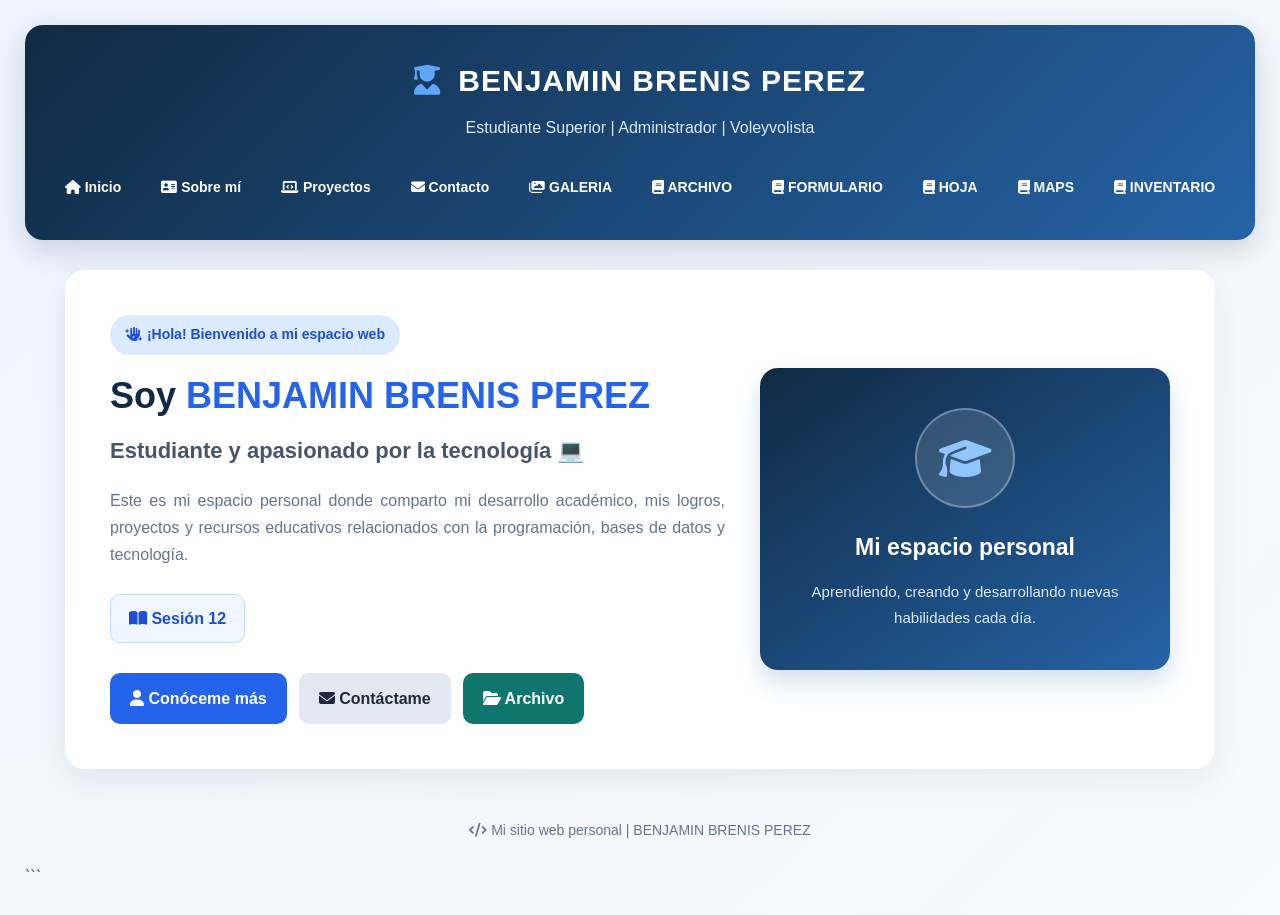
<file: seccion 12/index.html>
<!DOCTYPE html>
<html lang="es">
<head>
    <meta charset="UTF-8">
    <meta name="viewport" content="width=device-width, initial-scale=1.0">

    <meta name="description" content="Sitio web personal y portafolio profesional de BENJAMIN BRENIS PEREZ : Estudios , Tecnología y Ciberseguridad.">

    <meta name="keywords" content="BENJAMIN BRENIS PEREZ , Ciberseguridad, Docencia, Desarrollo Web, IDEX Rep. Federal de Alemania">

    <title>Inicio | BENJAMIN BRENIS PEREZ - Portafolio Profesional</title>

    <link rel="stylesheet" href="https://cdnjs.cloudflare.com/ajax/libs/font-awesome/6.4.0/css/all.min.css">

    <style>
        /* CONFIGURACION GENERAL */
        * {
            margin: 0;
            padding: 0;
            box-sizing: border-box;
        }

        html {
            scroll-behavior: smooth;
        }

        body {
            font-family: 'Segoe UI', Tahoma, Geneva, Verdana, sans-serif;
            color: #334155;
            line-height: 1.7;
            background: linear-gradient(135deg, #eef4ff, #f8fafc);
            padding: 25px;
        }

        /* ENCABEZADO */
        header {
            background: linear-gradient(135deg, #102a43, #2563a6);
            color: white;
            padding: 30px 20px;
            text-align: center;
            border-radius: 18px;
            box-shadow: 0 10px 30px rgba(15, 42, 67, 0.18);
        }

        header h1 {
            font-size: 30px;
            letter-spacing: 1px;
            margin-bottom: 8px;
        }

        header h1 i {
            color: #60a5fa;
            margin-right: 8px;
        }

        header p {
            color: #dbeafe;
            font-size: 16px;
        }

        /* MENU DE NAVEGACION */
        nav {
            display: flex;
            justify-content: center;
            align-items: center;
            flex-wrap: wrap;
            gap: 10px;
            margin-top: 25px;
        }

        nav a {
            color: white;
            text-decoration: none;
            padding: 10px 15px;
            border-radius: 8px;
            font-weight: 600;
            font-size: 14px;
            transition: 0.3s ease;
        }

        nav a:hover {
            background: #ffffff;
            color: #1d4ed8;
            transform: translateY(-2px);
        }

        /* CONTENIDO PRINCIPAL */
        main {
            max-width: 1150px;
            margin: 30px auto;
        }

        .presentacion {
            background: white;
            padding: 45px;
            border-radius: 20px;
            box-shadow: 0 10px 35px rgba(15, 23, 42, 0.07);
        }

        /* SECCION DE PRESENTACION */
        .hero {
            display: grid;
            grid-template-columns: 1.5fr 1fr;
            gap: 35px;
            align-items: center;
        }

        .saludo {
            display: inline-block;
            background: #dbeafe;
            color: #1d4ed8;
            padding: 8px 15px;
            border-radius: 30px;
            font-size: 14px;
            font-weight: bold;
            margin-bottom: 18px;
        }

        .hero-texto h1 {
            color: #102a43;
            font-size: 36px;
            line-height: 1.3;
            margin-bottom: 12px;
        }

        .hero-texto h1 span {
            color: #2563eb;
        }

        .hero-texto h2 {
            font-size: 22px;
            color: #475569;
            margin-bottom: 18px;
        }

        .descripcion {
            color: #64748b;
            font-size: 16px;
            margin-bottom: 25px;
            text-align: justify;
        }

        /* ENLACE DE SESION */
        .enlace-sesion {
            display: inline-block;
            background: #eff6ff;
            color: #1d4ed8;
            border: 1px solid #bfdbfe;
            padding: 10px 18px;
            border-radius: 10px;
            text-decoration: none;
            font-weight: bold;
            margin-bottom: 25px;
            transition: 0.3s;
        }

        .enlace-sesion:hover {
            background: #dbeafe;
            transform: translateY(-2px);
        }

        /* BOTONES */
        .botones {
            display: flex;
            flex-wrap: wrap;
            gap: 12px;
            margin-top: 5px;
        }

        .botones a {
            display: inline-block;
            text-decoration: none;
            padding: 12px 20px;
            border-radius: 10px;
            font-weight: bold;
            text-align: center;
            transition: 0.3s ease;
        }

        .btn.principal {
            background: #2563eb;
            color: white;
        }

        .btn.principal:hover {
            background: #1d4ed8;
            transform: translateY(-3px);
            box-shadow: 0 5px 15px rgba(37, 99, 235, 0.25);
        }

        .btn.secundario {
            background: #e2e8f0;
            color: #1e293b;
        }

        .btn.secundario:hover {
            background: #cbd5e1;
            transform: translateY(-3px);
        }

        .btn-tercero {
            background: #0f766e;
            color: white;
        }

        .btn-tercero:hover {
            background: #115e59;
            transform: translateY(-3px);
        }

        /* TARJETA PERSONAL */
        .hero-card {
            background: linear-gradient(145deg, #102a43, #2563a6);
            color: white;
            padding: 40px 25px;
            text-align: center;
            border-radius: 18px;
            box-shadow: 0 12px 25px rgba(37, 99, 166, 0.2);
            transition: 0.3s ease;
        }

        .hero-card:hover {
            transform: translateY(-5px);
        }

        .hero-card .icono {
            width: 100px;
            height: 100px;
            margin: 0 auto 20px;
            display: flex;
            justify-content: center;
            align-items: center;
            background: rgba(255, 255, 255, 0.13);
            border: 2px solid rgba(255, 255, 255, 0.3);
            border-radius: 50%;
        }

        .hero-card .icono::before {
            content: "\f19d";
            font-family: "Font Awesome 6 Free";
            font-weight: 900;
            font-size: 42px;
            color: #93c5fd;
        }

        .hero-card h3 {
            font-size: 23px;
            margin-bottom: 12px;
        }

        .hero-card p {
            color: #dbeafe;
            font-size: 15px;
        }

        /* PIE DE PAGINA */
        footer {
            max-width: 1150px;
            margin: 25px auto 0;
            padding: 20px;
            text-align: center;
            color: #64748b;
            font-size: 14px;
        }

        /* ADAPTACION A CELULARES */
        @media (max-width: 768px) {
            body {
                padding: 12px;
            }

            header {
                padding: 25px 12px;
            }

            header h1 {
                font-size: 23px;
            }

            nav {
                gap: 5px;
            }

            nav a {
                padding: 9px 10px;
                margin: 0;
                font-size: 13px;
            }

            .presentacion {
                padding: 25px 20px;
            }

            .hero {
                grid-template-columns: 1fr;
                gap: 25px;
            }

            .hero-texto h1 {
                font-size: 28px;
            }

            .hero-texto h2 {
                font-size: 19px;
            }

            .hero-card {
                padding: 30px 20px;
            }

            .botones {
                flex-direction: column;
            }

            .botones a {
                width: 100%;
            }
        }
    </style>
</head>

<body>

<header>
    <h1>
        <i class="fa-solid fa-user-graduate"></i>
        BENJAMIN BRENIS PEREZ
    </h1>

    <p>Estudiante Superior | Administrador | Voleyvolista</p>

    <nav>
        <a href="index.html"><i class="fa-solid fa-house"></i> Inicio</a>
        <a href="sobre.html"><i class="fa-solid fa-address-card"></i> Sobre mí</a>
        <a href="proyectos.html"><i class="fa-solid fa-laptop-code"></i> Proyectos</a>
        <a href="contacto.html"><i class="fa-solid fa-envelope"></i> Contacto</a>
        <a href="galeria.html"><i class="fa-solid fa-images"></i> GALERIA</a>
        <a href="archivo.html"><i class="fa-solid fa-book"></i> ARCHIVO</a>
        <a href="formulario.html"><i class="fa-solid fa-book"></i> FORMULARIO</a>
        <a href="Hoja.html"><i class="fa-solid fa-book"></i> HOJA</a>
        <a href="maps.html"><i class="fa-solid fa-book"></i> MAPS</a>
        <a href="inventario.html"><i class="fa-solid fa-book"></i>  INVENTARIO</a>
    </nav>
</header>

<main class="presentacion">

    <section class="hero">

        <div class="hero-texto">

            <p class="saludo">
                <i class="fa-solid fa-hand-sparkles"></i>
                ¡Hola! Bienvenido a mi espacio web
            </p>

            <h1>
                Soy <span>BENJAMIN BRENIS PEREZ</span>
            </h1>

            <h2>Estudiante y apasionado por la tecnología 💻</h2>

            <p class="descripcion">
                Este es mi espacio personal donde comparto mi desarrollo académico,
                mis logros, proyectos y recursos educativos relacionados con la
                programación, bases de datos y tecnología.
            </p>

            <a href="archivo.html" class="enlace-sesion">
                <i class="fa-solid fa-book-open"></i> Sesión 12
            </a>

            <div class="botones">
                <a href="#sobre-mi" class="btn principal">
                    <i class="fa-solid fa-user"></i> Conóceme más
                </a>

                <a href="#contacto" class="btn secundario">
                    <i class="fa-solid fa-envelope"></i> Contáctame
                </a>

                <a href="#archivo" class="btn-tercero">
                    <i class="fa-solid fa-folder-open"></i> Archivo
                </a>
            </div>

        </div>

        <div class="hero-card">

            <div class="icono"></div>

            <h3>Mi espacio personal</h3>

            <p>
                Aprendiendo, creando y desarrollando nuevas habilidades
                cada día.
            </p>

        </div>

    </section>

</main>

<footer>
    <p>
        <i class="fa-solid fa-code"></i>
        Mi sitio web personal | BENJAMIN BRENIS PEREZ
    </p>
</footer>

</body>
</html>
```
</file>
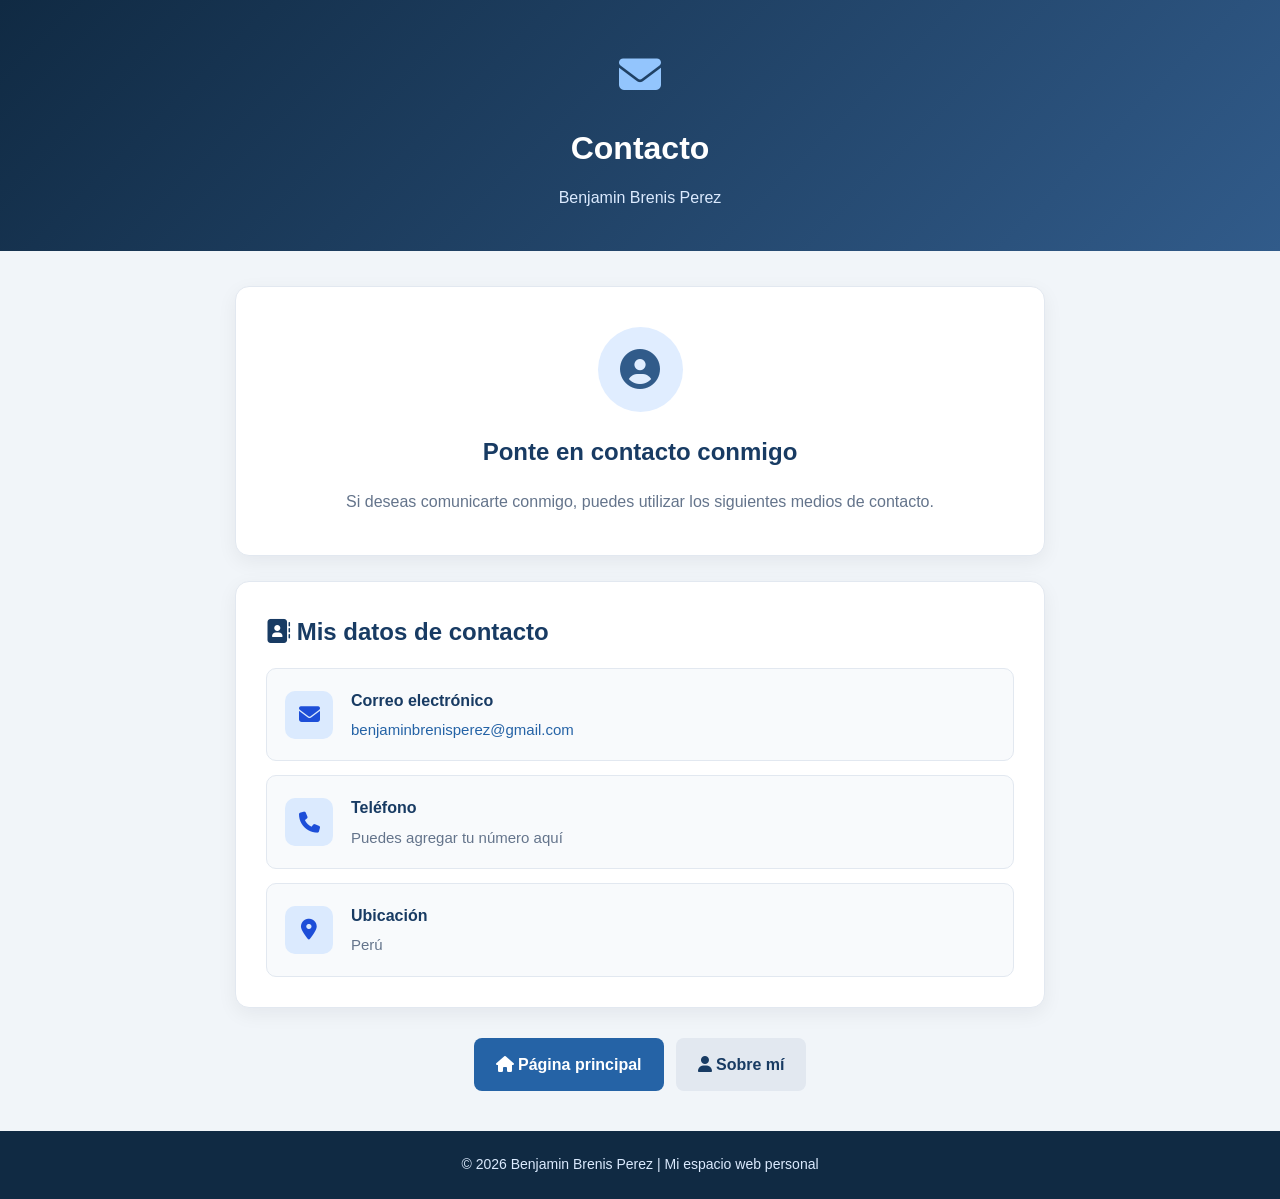
<file: seccion 12/contacto.html>
<!DOCTYPE html>
<html lang="es">

<head>
    <meta charset="UTF-8">
    <meta name="viewport" content="width=device-width, initial-scale=1.0">

    <meta name="description" content="Página de contacto de Benjamin Brenis Perez">

    <title>Contacto | Benjamin Brenis Perez</title>

    <link rel="stylesheet"
        href="https://cdnjs.cloudflare.com/ajax/libs/font-awesome/6.4.0/css/all.min.css">

    <style>
        /* ESTILOS GENERALES */
        * {
            margin: 0;
            padding: 0;
            box-sizing: border-box;
        }

        html {
            scroll-behavior: smooth;
        }

        body {
            font-family: 'Segoe UI', Arial, sans-serif;
            background: #f1f5f9;
            color: #334155;
            line-height: 1.7;
        }

        /* ENCABEZADO */
        header {
            background: linear-gradient(135deg, #102a43, #315b8a);
            color: white;
            text-align: center;
            padding: 40px 20px;
        }

        header .icono-principal {
            font-size: 42px;
            color: #93c5fd;
            margin-bottom: 10px;
        }

        header h1 {
            font-size: 32px;
            margin-bottom: 8px;
        }

        header p {
            color: #dbeafe;
            font-size: 16px;
        }

        /* CONTENIDO */
        main {
            max-width: 850px;
            margin: 35px auto;
            padding: 0 20px;
        }

        /* TARJETAS */
        .tarjeta {
            background: white;
            padding: 30px;
            border-radius: 14px;
            margin-bottom: 25px;
            border: 1px solid #e2e8f0;
            box-shadow: 0 6px 20px rgba(15, 23, 42, 0.06);
        }

        /* PRESENTACION */
        .presentacion {
            text-align: center;
            padding: 40px 25px;
        }

        .presentacion .icono {
            width: 85px;
            height: 85px;
            background: #e0edff;
            color: #315b8a;
            display: flex;
            justify-content: center;
            align-items: center;
            border-radius: 50%;
            margin: 0 auto 20px;
            font-size: 40px;
        }

        h2 {
            color: #183b63;
            font-size: 24px;
            margin-bottom: 15px;
        }

        .presentacion p {
            color: #64748b;
            font-size: 16px;
        }

        /* DATOS DE CONTACTO */
        .dato {
            display: flex;
            align-items: center;
            gap: 18px;
            padding: 18px;
            margin-bottom: 14px;
            background: #f8fafc;
            border: 1px solid #e2e8f0;
            border-radius: 10px;
            transition: 0.3s;
        }

        .dato:last-child {
            margin-bottom: 0;
        }

        .dato:hover {
            background: #eff6ff;
            border-color: #bfdbfe;
            transform: translateY(-2px);
        }

        .dato .icono-dato {
            min-width: 48px;
            height: 48px;
            display: flex;
            align-items: center;
            justify-content: center;
            background: #dbeafe;
            color: #1d4ed8;
            border-radius: 10px;
            font-size: 21px;
        }

        .dato h3 {
            color: #183b63;
            font-size: 16px;
            margin-bottom: 3px;
        }

        .dato p {
            color: #64748b;
            font-size: 15px;
            overflow-wrap: anywhere;
        }

        .dato a {
            color: #2563a6;
            text-decoration: none;
        }

        .dato a:hover {
            text-decoration: underline;
        }

        /* BOTONES */
        .botones {
            display: flex;
            justify-content: center;
            flex-wrap: wrap;
            gap: 12px;
            margin: 30px 0;
        }

        .boton {
            display: inline-block;
            background: #2563a6;
            color: white;
            text-decoration: none;
            padding: 13px 22px;
            border-radius: 8px;
            font-weight: bold;
            transition: 0.3s;
        }

        .boton:hover {
            background: #183b63;
            transform: translateY(-3px);
        }

        .boton.secundario {
            background: #e2e8f0;
            color: #183b63;
        }

        .boton.secundario:hover {
            background: #cbd5e1;
        }

        /* PIE DE PAGINA */
        footer {
            background: #102a43;
            color: #dbeafe;
            text-align: center;
            padding: 22px 15px;
            margin-top: 40px;
            font-size: 14px;
        }

        /* ADAPTACION A CELULARES */
        @media (max-width: 600px) {
            header {
                padding: 30px 15px;
            }

            header h1 {
                font-size: 26px;
            }

            main {
                padding: 0 12px;
                margin: 20px auto;
            }

            .tarjeta {
                padding: 22px 18px;
            }

            .presentacion {
                padding: 30px 18px;
            }

            h2 {
                font-size: 21px;
            }

            .dato {
                gap: 12px;
                padding: 13px;
            }

            .botones {
                flex-direction: column;
            }

            .boton {
                text-align: center;
            }
        }
    </style>
</head>

<body>

    <!-- ENCABEZADO -->
    <header>
        <div class="icono-principal">
            <i class="fas fa-envelope"></i>
        </div>

        <h1>Contacto</h1>

        <p>Benjamin Brenis Perez</p>
    </header>

    <!-- CONTENIDO PRINCIPAL -->
    <main>

        <!-- PRESENTACION -->
        <section class="tarjeta presentacion">

            <div class="icono">
                <i class="fas fa-user-circle"></i>
            </div>

            <h2>Ponte en contacto conmigo</h2>

            <p>
                Si deseas comunicarte conmigo, puedes utilizar
                los siguientes medios de contacto.
            </p>

        </section>

        <!-- INFORMACION DE CONTACTO -->
        <section class="tarjeta">

            <h2>
                <i class="fas fa-address-book"></i>
                Mis datos de contacto
            </h2>

            <div class="dato">

                <div class="icono-dato">
                    <i class="fas fa-envelope"></i>
                </div>

                <div>
                    <h3>Correo electrónico</h3>

                    <p>
                        <a href="mailto:benjaminbrenisperez@gmail.com">
                            benjaminbrenisperez@gmail.com
                        </a>
                    </p>
                </div>

            </div>

            <div class="dato">

                <div class="icono-dato">
                    <i class="fas fa-phone"></i>
                </div>

                <div>
                    <h3>Teléfono</h3>

                    <p>Puedes agregar tu número aquí</p>
                </div>

            </div>

            <div class="dato">

                <div class="icono-dato">
                    <i class="fas fa-location-dot"></i>
                </div>

                <div>
                    <h3>Ubicación</h3>

                    <p>Perú</p>
                </div>

            </div>

        </section>

        <!-- NAVEGACION -->
        <div class="botones">

            <a href="index.html" class="boton">
                <i class="fas fa-home"></i>
                Página principal
            </a>

            <a href="sobre-mi.html" class="boton secundario">
                <i class="fas fa-user"></i>
                Sobre mí
            </a>

        </div>

    </main>

    <!-- PIE DE PAGINA -->
    <footer>
        <p>
            &copy; 2026 Benjamin Brenis Perez |
            Mi espacio web personal
        </p>
    </footer>

</body>
</html>
</file>
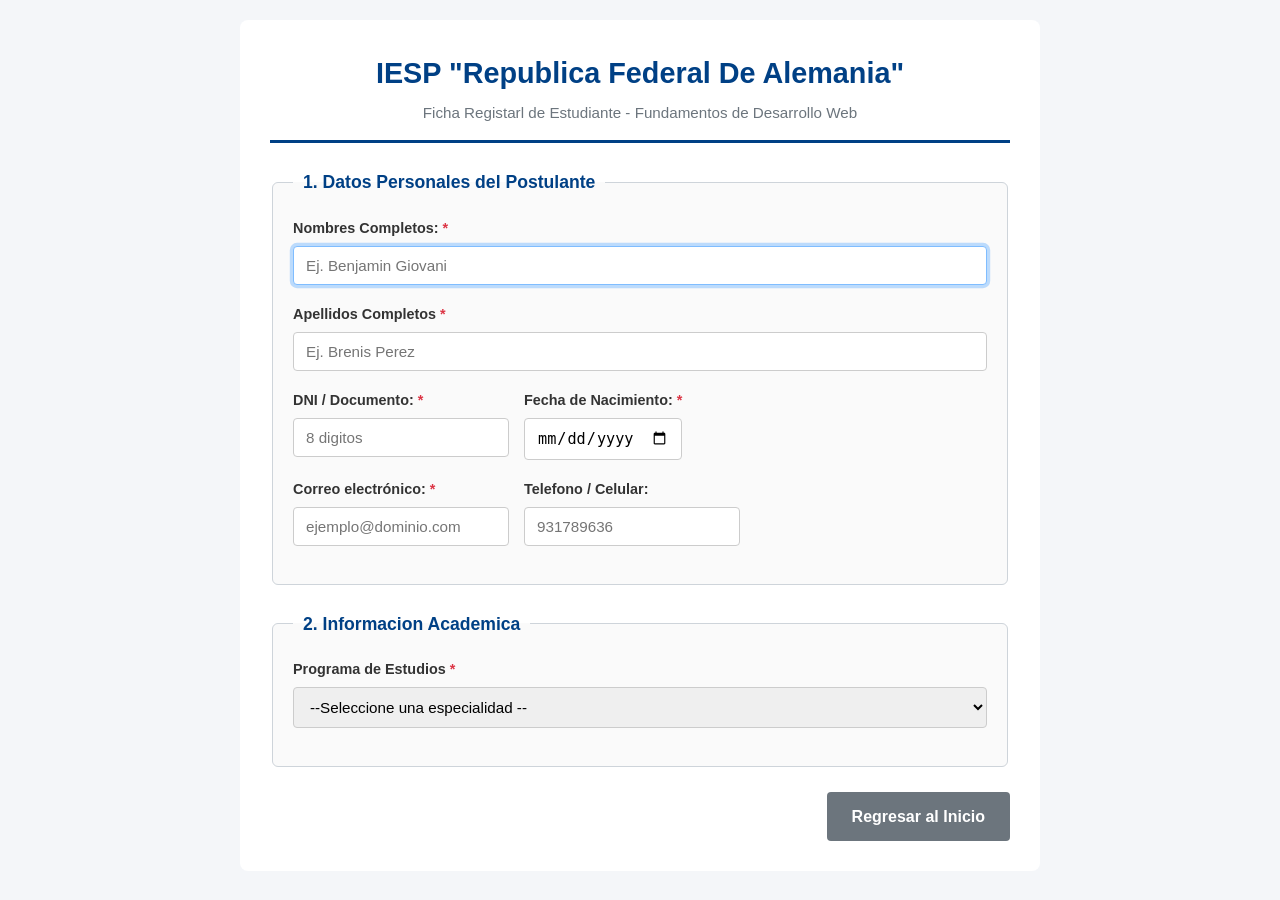
<file: seccion 12/formulario.html>
<!DOCTYPE html>
<html lang="en">
<head>
    <meta charset="UTF-8">
    <meta name="viewport" content="width=device-width, initial-scale=1.0">
    <title>Implementacion de Formularios Wed</title>
    <style>
        /*estilos genereales y caja responsive */
        *{
            box-sizing: border-box;
        }
        body {
            font-family: 'segoe UI', Tahoma, Geneva, Verdana, sans-serif ;
            background-color: #f4f6f9;
            color: #333;
            line-height: 1.6;
            margin: 0;
            padding: 20PX;
        }
        .container {
            max-width: 800px;
            margin: 0 auto;
            background: #ffffff;
            padding: 30px;
            border-radius: 8px;
        }
        header {
            text-align: center;
            border-bottom: 3px solid #004085;
            padding-bottom: 15px;
            margin-bottom: 25px;
        }
        header h1 {
            color: #004085;
            margin: 0 0 5px 0;
            font-size: 1.8rem;
        }
        header p {
            margin: 0;
            color: #6c757d;
            font-size: 0.95rem;
        }



        fieldset {
            border: 1px solid #ced4da;
            border-radius: 6px;
            padding: 20px;
            margin-bottom: 25px;
            background-color: #fafafa;
        }
        legend {
            font-weight: bold;
            color: #004085;
            padding: 0 10px;
            font-size: 1.1rem;
        }
        .form-group {
            margin-bottom: 18px;
        }
        .form-group-inline {
            display: flex;
            gap: 15px;
            flex-wrap: wrap;
        }
        .form-group-incline > div {
            flex: 1;
            min-width: 220px;
        }
        label {
            display: block;
            margin-bottom: 6px;
            font-weight: 600;
            font-size: 0.9rem;
        }
        .required::after {
            content: " *";
            color: #dc3545;
        }

        /* estilos de entradas de texto, selects y textarea */
        input[type="text"],
        input[type="email"],
        input[type="password"],
        input[type="tel"],
        input[type="date"],
        input[type="number"],
        input[type="file"],
        select,
        textarea {
            width: 100%;
            padding: 10px 12px;
            border: 1px solid #cccccc;
            border-radius: 4px;
            font-size: 0.95rem;
            transition: border-color 0.3, box-shadow 0.3;
        }


        input:focus, select:focus, textarea:focus {
            outline: none;
            border-color: #80bdff;
            box-shadow: 0 0 0 0.2rem rgba(0,123,255,0.25);
        }

        .radio-group, .checkbox_group {
            display: flex;
            gap: 20px;
            align-items: center;
            margin-top: 5px;
        }
        .radio-group label, .checkbox-group label {
            font-weight: normal;
            cursor: pointer;
        }


        /* botones de accion*/
        .button-group {
            display: flex;
            justify-content: flex-end;
            gap: 15px;
            margin-top: 20px;
        }
        .btn {
            padding: 12px 25px;
            font-size: 1rem;
            font-weight: bold;
            border: none;
            border-radius: 4px;
            cursor: pointer;
            transition: background-color 0.2;  
        }
        .btn-submit {
            background-color: #004085;
            color: #ffffff;
        }
        .btn-submit:hover {
            background-color: #002752;
        }
        .btn-reset {
            background-color: #6c757d;
            color: #ffffff;
        }
        .btn-reset:hover {
            background-color: #545b60;
        }

        /* adaptabilidad a telefonos moviles */
        @media (max-width: 600px) {
            .container {
                padding: 15px;
            }
            .button-group {
                flex-direction: column;
            }
            .btn {
                width: 100%;
            }
        }

    </style>
</head>
<body>
    
    <div class="container">
        <header>
            <h1> IESP "Republica Federal De Alemania"</h1>
            <p>Ficha Registarl de Estudiante -  Fundamentos de Desarrollo Web </p>
        </header>

        <form action="procesar_registro.php" method="post" enctype="multipart/form-data" autocomplete="on">


            <fieldset>
                <legend>1. Datos Personales del Postulante</legend>

                <div class="form-group-incline">
                    <div class="form-group">
                        <label for="nombres" class="required">Nombres Completos:</label>
                        <input type="text" id="nombres" placeholder="Ej. Benjamin Giovani" required autofocus>
                </div>
                <div class="form-group">
                    <label for="apellidos" class="required">Apellidos Completos</label>
                    <input type="text" id="apellidos" name="apellidos" placeholder="Ej. Brenis Perez" required>
                   </div>
                </div>

                <div class="form-group-inline">
                    <div class="form-group">
                        <label for="dni" class="required">DNI / Documento:</label>
                        <input type="text" id="dni" name="dni" placeholder="8 digitos" pattern="[0-9]{8}" maxlength="8" required title="ingrese exactamente 8 numeros enteros.">      
                    </div>
                    <div class="form-group">
                        <label for="fecha nac" class="required">Fecha de Nacimiento:</label>
                        <input type="date" id="fecha_nac" name="fecha_nac" min="1950-01-01" max="2010-12-31" required>
                    </div>
                </div>
                
                <div class="form-group-inline">
                    <div class="form-group">
                        <label for="correo" class="required">Correo electrónico:</label>
                        <input type="email" id="correo" name="correo" placeholder="ejemplo@dominio.com" required>
                    </div>
                    <div class="form-group">
                        <label for="telefono"> Telefono / Celular:</label>
                        <input type="tel" id="telefono" name="telefono" placeholder="931789636" pattern="[0-9]{9}" maxlength="9">
                    </div>
                </div>
            </fieldset>
             

            <fieldset>
                <legend>2. Informacion Academica</legend>

                <div class="form-group">
                    <label for="programa" class="required">Programa de Estudios</label>
                    <select id="programa" name="programa" required>
                        <option value="" disabled selected>--Seleccione una especialidad --</option>
                        <optgroup label="Tecnologias de la informacion">
                            <option value="ATI">Arquictectura de plataformas y servicio de Ti</option>
                            <option value="DS">Computacion e Informatica</option>
                        </optgroup>
                        <optgroup label="otras carreras tecnicas">
                            
                        </optgroup>
                    </select>

                </div>
            </fieldset>

             <!-- BOTON PARA REGRESAR A LA PAGINA PRINCIPAL -->
        <div class="button-group">
            <a href="index.html" class="btn btn-reset" style="text-decoration: none; text-align: center;">
                <i class="fa-solid fa-house"></i> Regresar al Inicio
            </a>
        </div>

    </form>
</div>  

    </div>  
    
</body>
</html>
</file>
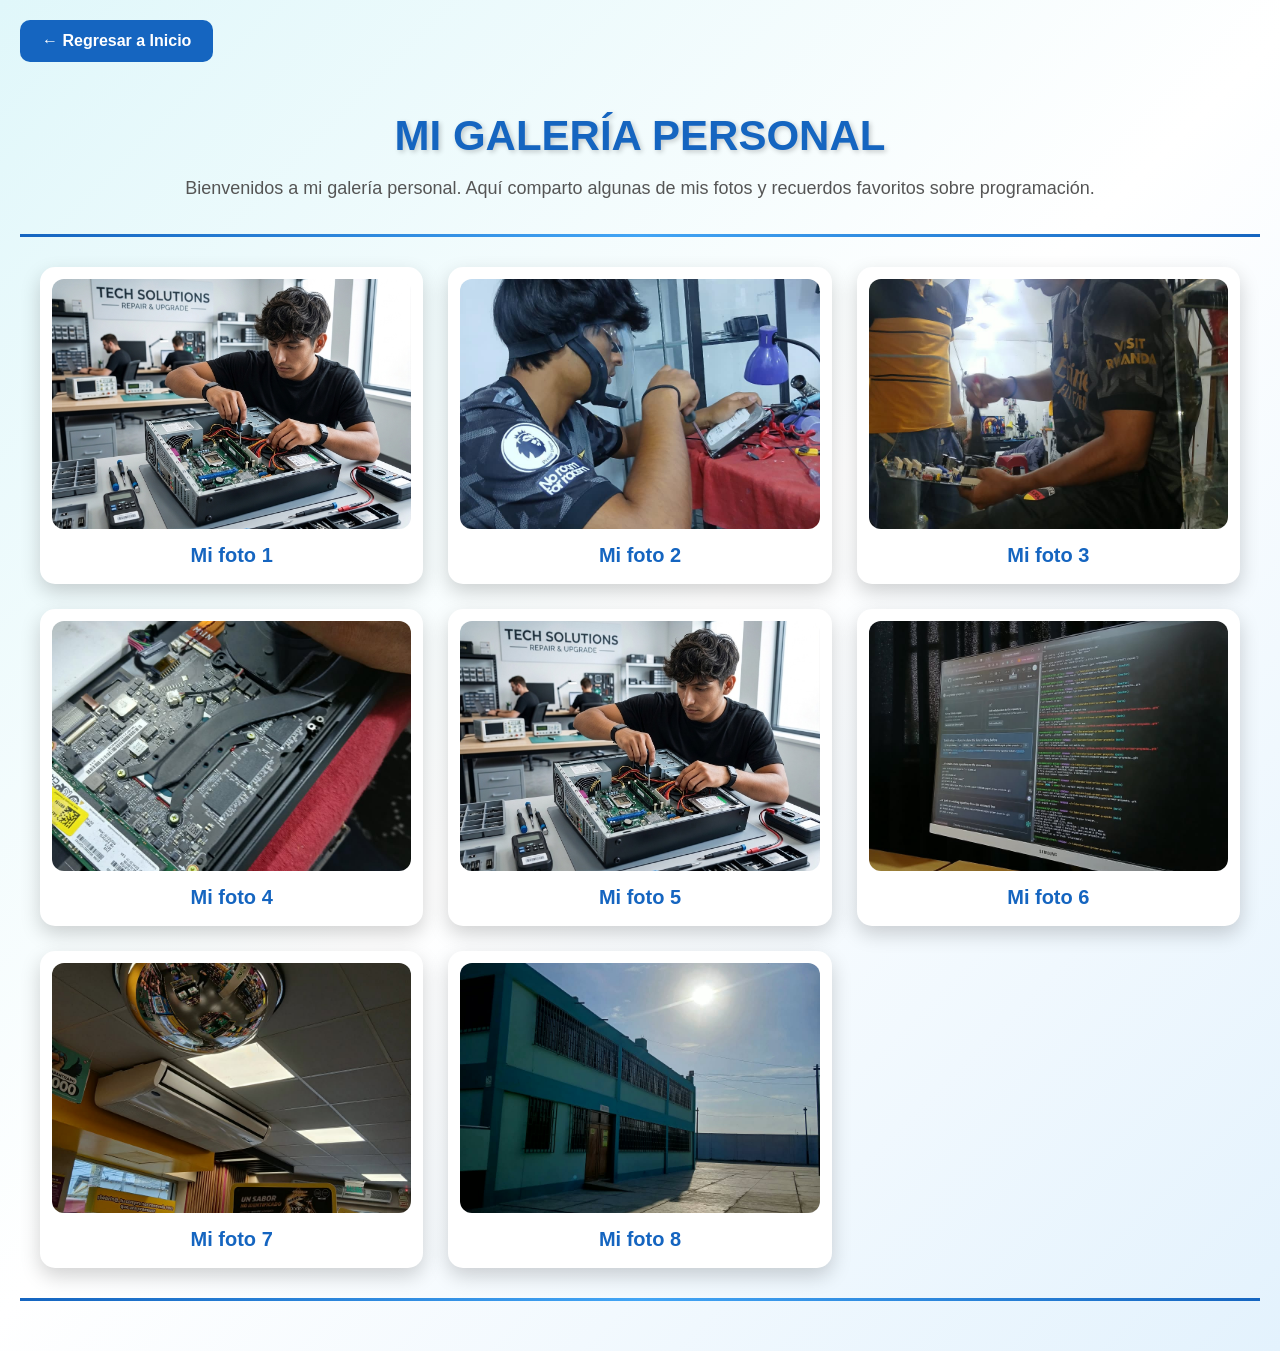
<file: seccion 12/galeria.html>
<!DOCTYPE html>
<html lang="es">

<head>
    <meta charset="UTF-8">
    <meta name="viewport" content="width=device-width, initial-scale=1.0">

    <title>Galería | BENJAMIN BRENIS PEREZ</title>

    <style>

        body {
            font-family: Arial, Helvetica, sans-serif;
            margin: 0;
            padding: 20px;
            background: linear-gradient(135deg, #e0f7fa, #ffffff, #e3f2fd);
        }

        /* TÍTULO */

        .titulo-galeria {
            text-align: center;
            font-size: 42px;
            color: #1565c0;
            margin-top: 30px;
            margin-bottom: 10px;
            text-shadow: 2px 2px 5px rgba(0, 0, 0, 0.2);
        }

        .descripcion-galeria {
            text-align: center;
            font-size: 18px;
            color: #555;
            margin-bottom: 35px;
        }

        /* BOTÓN REGRESAR */

        .regresar {
            display: inline-block;
            text-decoration: none;
            background: #1565c0;
            color: white;
            padding: 12px 22px;
            border-radius: 10px;
            font-weight: bold;
            margin-bottom: 20px;
            transition: 0.3s;
        }

        .regresar:hover {
            background: #0d47a1;
            transform: scale(1.05);
        }

        /* GALERÍA */

        .galeria {
            max-width: 1200px;
            margin: auto;

            display: grid;
            grid-template-columns: repeat(3, 1fr);
            gap: 25px;
        }

        /* TARJETAS */

        .foto {
            background-color: white;
            border-radius: 15px;
            padding: 12px;
            box-shadow: 0 8px 20px rgba(0, 0, 0, 0.18);
            text-align: center;

            transition: transform 0.3s ease,
                        box-shadow 0.3s ease;
        }

        .foto:hover {
            transform: translateY(-10px) scale(1.02);
            box-shadow: 0 15px 30px rgba(0, 0, 0, 0.25);
        }

        /* IMÁGENES */

        .foto img {
            width: 100%;
            height: 250px;
            object-fit: cover;
            border-radius: 12px;
            display: block;
        }

        .foto h3 {
            color: #1565c0;
            margin: 15px 0 5px;
            font-size: 20px;
        }

        /* LÍNEA */

        hr {
            border: none;
            height: 3px;
            background: linear-gradient(
                to right,
                #1565c0,
                #42a5f5,
                #1565c0
            );

            margin: 30px 0;
        }

        /* CELULARES */

        @media (max-width: 800px) {

            .galeria {
                grid-template-columns: repeat(2, 1fr);
            }

            .titulo-galeria {
                font-size: 32px;
            }

        }

        @media (max-width: 500px) {

            .galeria {
                grid-template-columns: 1fr;
            }

            .titulo-galeria {
                font-size: 28px;
            }

        }

    </style>

</head>

<body>

    <!-- BOTÓN PARA REGRESAR AL INDEX -->

    <a href="index.html" class="regresar">
        ← Regresar a Inicio
    </a>

    <!-- TÍTULO -->

    <h1 class="titulo-galeria">
        MI GALERÍA PERSONAL
    </h1>

    <p class="descripcion-galeria">
        Bienvenidos a mi galería personal. Aquí comparto algunas
        de mis fotos y recuerdos favoritos sobre programación.
    </p>

    <hr>

    <!-- GALERÍA -->

    <div class="galeria">

        <div class="foto">
            <img src="imagenes/foto.jpg" alt="Foto personal 1">
            <h3>Mi foto 1</h3>
        </div>

        <div class="foto">
            <img src="imagenes/foto (1).jpeg" alt="Foto personal 2">
            <h3>Mi foto 2</h3>
        </div>

        <div class="foto">
            <img src="imagenes/foto (2).jpeg" alt="Foto personal 3">
            <h3>Mi foto 3</h3>
        </div>

        <div class="foto">
            <img src="imagenes/foto (3).jpeg" alt="Foto personal 4">
            <h3>Mi foto 4</h3>
        </div>

        <div class="foto">
            <img src="imagenes/foto (4).jpeg" alt="Foto personal 5">
            <h3>Mi foto 5</h3>
        </div>

        <div class="foto">
            <img src="imagenes/foto (5).jpeg" alt="Foto personal 6">
            <h3>Mi foto 6</h3>
        </div>

        <div class="foto">
            <img src="imagenes/foto (6).jpeg" alt="Foto personal 7">
            <h3>Mi foto 7</h3>
        </div>

        <div class="foto">
            <img src="imagenes/foto (7).jpeg" alt="Foto personal 8">
            <h3>Mi foto 8</h3>
        </div>

    </div>

    <hr>

    <!-- AUDIO -->

    <audio id="musica" autoplay loop>
        <source src="audio/make.mp3" type="audio/mpeg">
    </audio>
    <script>
    window.addEventListener("load", function() {const musica = document.getElementById("musica"); musica.play().catch(function() {console.log("El navegador bloqueó el autoplay.");});});
    </script>

</body>

</html>
</file>
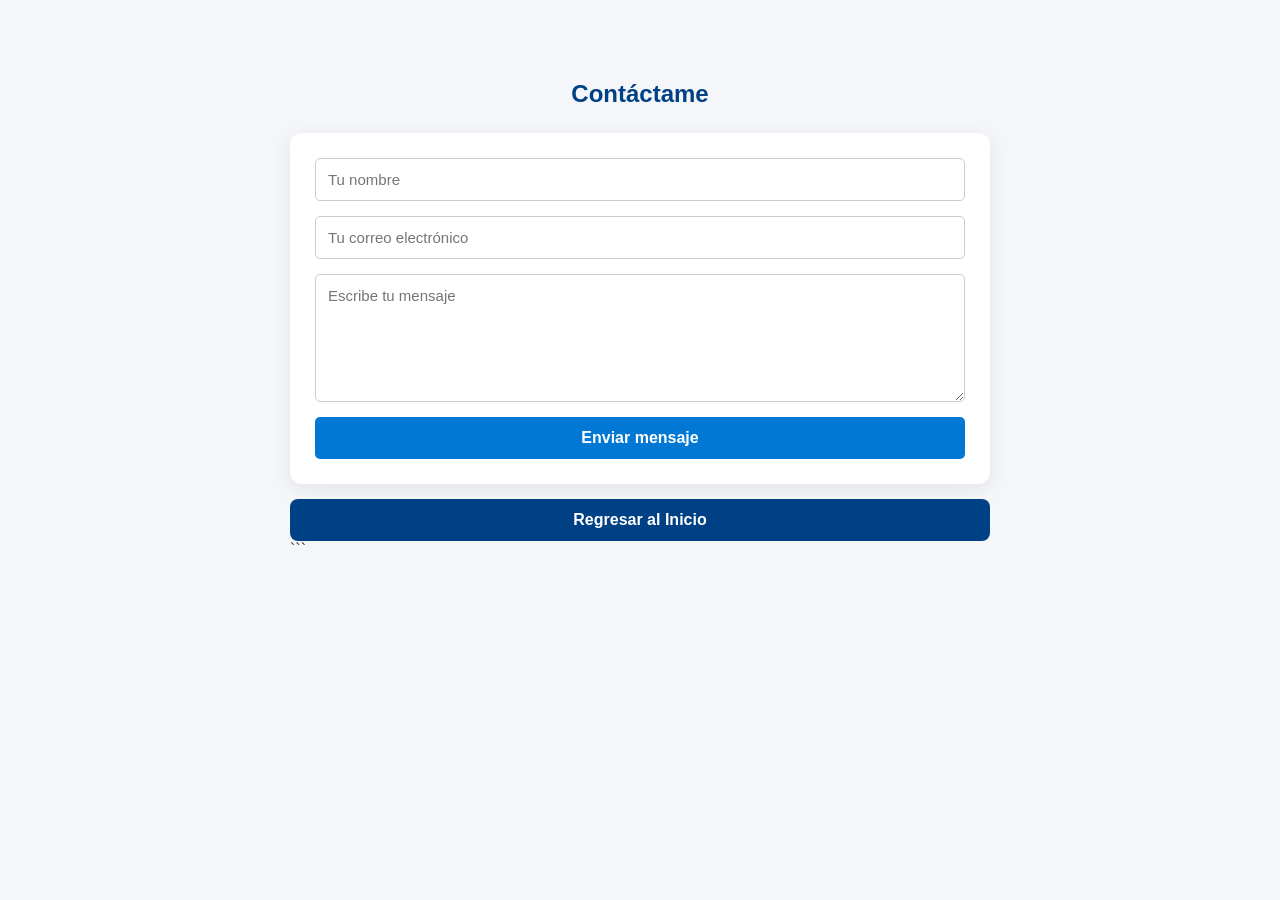
<file: seccion 12/Hoja.html>
<!DOCTYPE html>
<html lang="es">
<head>
    <meta charset="UTF-8">
    <meta name="viewport" content="width=device-width, initial-scale=1.0">

    <title>Contáctame - Benjamin Brenis Perez</title>

    <style>
        body {
            font-family: Arial, sans-serif;
            max-width: 700px;
            margin: 40px auto;
            padding: 20px;
            background: #f4f6f9;
            color: #333;
        }

        h2 {
            text-align: center;
            color: #004085;
            margin-bottom: 25px;
        }

        form {
            display: flex;
            flex-direction: column;
            background: white;
            padding: 25px;
            border-radius: 12px;
            box-shadow: 0 5px 20px rgba(0, 0, 0, 0.08);
        }

        input, textarea {
            padding: 12px;
            margin-bottom: 15px;
            border: 1px solid #ccc;
            border-radius: 5px;
            font-size: 15px;
            font-family: Arial, sans-serif;
        }

        input:focus, textarea:focus {
            outline: none;
            border-color: #0078d4;
            box-shadow: 0 0 5px rgba(0, 120, 212, 0.3);
        }

        button {
            background: #0078d4;
            color: white;
            border: none;
            padding: 12px;
            border-radius: 5px;
            cursor: pointer;
            font-size: 16px;
            font-weight: bold;
            transition: 0.3s;
        }

        button:hover {
            background: #005ea6;
        }

        /* BOTON REGRESAR AL INDEX */
        .boton-regresar {
            display: block;
            background: #004085;
            color: white;
            text-decoration: none;
            text-align: center;
            padding: 12px 20px;
            margin-top: 15px;
            border-radius: 8px;
            font-weight: bold;
            transition: 0.3s;
        }

        .boton-regresar:hover {
            background: #0078d4;
            transform: translateY(-2px);
        }

        @media (max-width: 600px) {
            body {
                margin: 15px auto;
                padding: 12px;
            }

            form {
                padding: 18px;
            }
        }
    </style>
</head>

<body>

    <h2>Contáctame</h2>

    <form action="https://api.web3forms.com/submit" method="POST">

        <input type="hidden" name="access_key" value="2d716193-ea5a-4243-ace1-5f706b9a2016">

        <input type="hidden" name="subject" value="Nuevo mensaje desde la pagina de Benjamin Brenis Perez">

        <input type="text" name="nombre" placeholder="Tu nombre" required>

        <input type="email" name="email" placeholder="Tu correo electrónico" required>

        <textarea name="mensaje" rows="6" placeholder="Escribe tu mensaje" required></textarea>

        <button type="submit">Enviar mensaje</button>

    </form>

    
    <a href="index.html" class="boton-regresar">
         Regresar al Inicio
    </a>

</body>
</html>
```
</file>
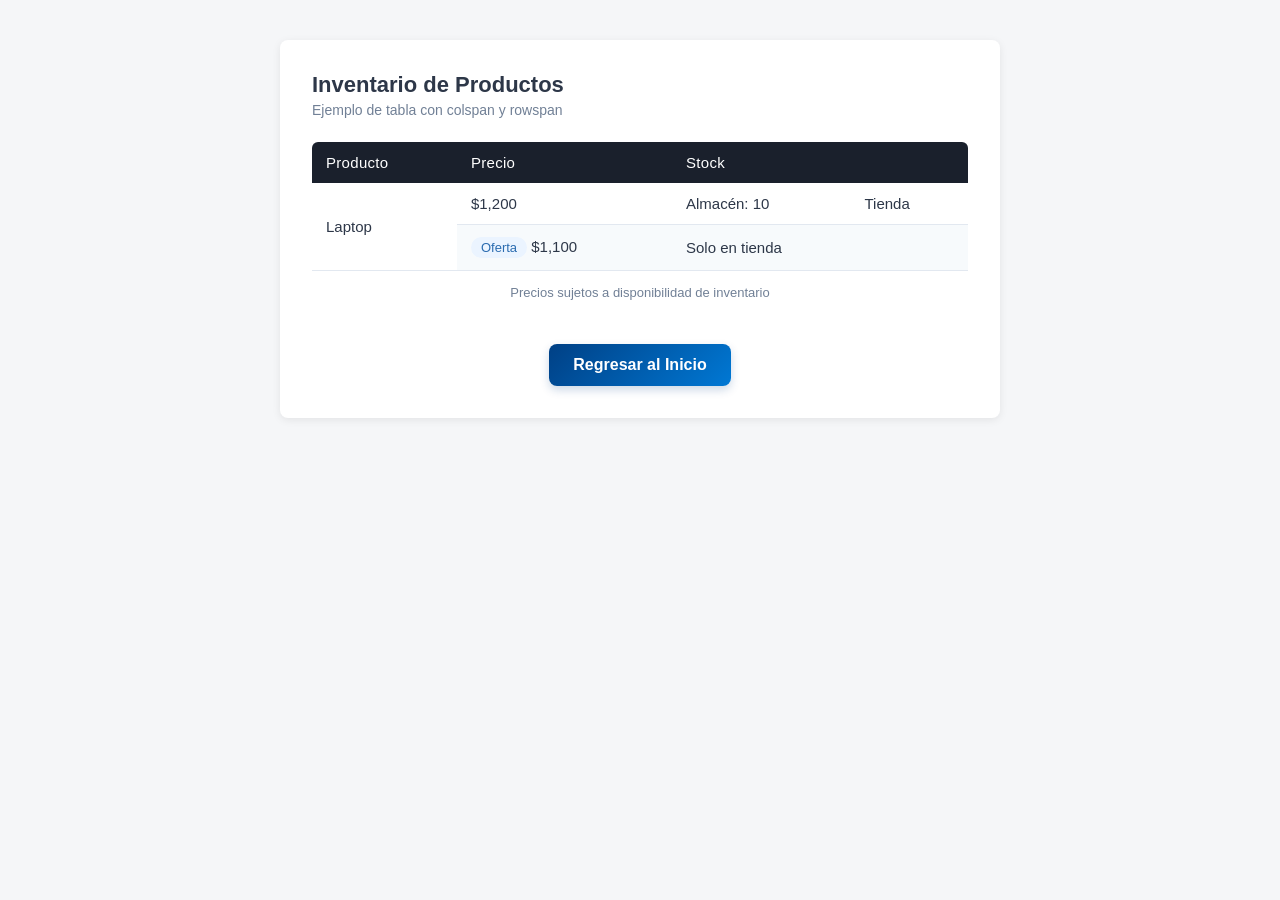
<file: seccion 12/inventario.html>
<!DOCTYPE html>
<html lang="es">
<head>
    <meta charset="UTF-8">
    <meta name="viewport" content="width=device-width, initial-scale=1.0">
    <title>Inventario de Productos</title>

    <style>
        * {
            margin: 0;
            padding: 0;
            box-sizing: border-box;
        }

        body {
            font-family: 'Segoe UI', Arial, sans-serif;
            background-color: #f5f6f8;
            padding: 40px 20px;
            color: #2d3748;
        }

        .container {
            max-width: 720px;
            margin: 0 auto;
            background: #ffffff;
            border-radius: 8px;
            box-shadow: 0 2px 8px rgba(0, 0, 0, 0.08);
            padding: 32px;
        }

        h1 {
            font-size: 22px;
            font-weight: 600;
            margin-bottom: 4px;
        }

        .subtitle {
            font-size: 14px;
            color: #718096;
            margin-bottom: 24px;
        }

        table {
            width: 100%;
            border-collapse: collapse;
            font-size: 15px;
        }

        thead th {
            background-color: #1a202c;
            color: #ffffff;
            text-align: left;
            padding: 12px 14px;
            font-weight: 500;
            letter-spacing: 0.3px;
        }

        thead th:first-child {
            border-radius: 6px 0 0 0;
        }

        thead th:last-child {
            border-radius: 0 6px 0 0;
        }

        tbody td {
            padding: 12px 14px;
            border-bottom: 1px solid #e2e8f0;
        }

        tbody tr:nth-child(even) {
            background-color: #f7fafc;
        }

        tbody tr:hover {
            background-color: #edf2f7;
        }

        .badge {
            display: inline-block;
            background-color: #ebf4ff;
            color: #2b6cb0;
            padding: 3px 10px;
            border-radius: 12px;
            font-size: 13px;
            font-weight: 500;
        }

        tfoot td {
            padding: 14px;
            text-align: center;
            font-size: 13px;
            color: #718096;
        }

        /* BOTON REGRESAR AL INDEX */
        .boton-regresar {
            display: block;
            width: fit-content;
            margin: 30px auto 0;
            padding: 12px 24px;
            background: linear-gradient(135deg, #004085, #0078d4);
            color: white;
            text-decoration: none;
            font-weight: bold;
            text-align: center;
            border-radius: 8px;
            box-shadow: 0 4px 10px rgba(0, 64, 133, 0.20);
            transition: 0.3s;
        }

        .boton-regresar:hover {
            background: #002752;
            transform: translateY(-3px);
        }

        /* ADAPTACION A CELULARES */
        @media (max-width: 600px) {
            body {
                padding: 15px 10px;
            }

            .container {
                padding: 18px 12px;
                overflow-x: auto;
            }

            table {
                font-size: 13px;
                min-width: 450px;
            }

            thead th,
            tbody td {
                padding: 10px 8px;
            }

            .boton-regresar {
                width: 100%;
            }
        }
    </style>
</head>

<body>

    <div class="container">

        <h1>Inventario de Productos</h1>
        <p class="subtitle">Ejemplo de tabla con colspan y rowspan</p>

        <table>
            <thead>
                <tr>
                    <th>Producto</th>
                    <th>Precio</th>
                    <th colspan="2">Stock</th>
                </tr>
            </thead>

            <tbody>
                <tr>
                    <td rowspan="2">Laptop</td>
                    <td>$1,200</td>
                    <td>Almacén: 10</td>
                    <td>Tienda</td>
                </tr>

                <tr>
                    <td><span class="badge">Oferta</span> $1,100</td>
                    <td colspan="2">Solo en tienda</td>
                </tr>
            </tbody>

            <tfoot>
                <tr>
                    <td colspan="4">
                        Precios sujetos a disponibilidad de inventario
                    </td>
                </tr>
            </tfoot>
        </table>

        <!-- BOTON PARA REGRESAR A LA PAGINA PRINCIPAL -->
        <a href="index.html" class="boton-regresar">
             Regresar al Inicio
        </a>

    </div>

</body>
</html>
</file>
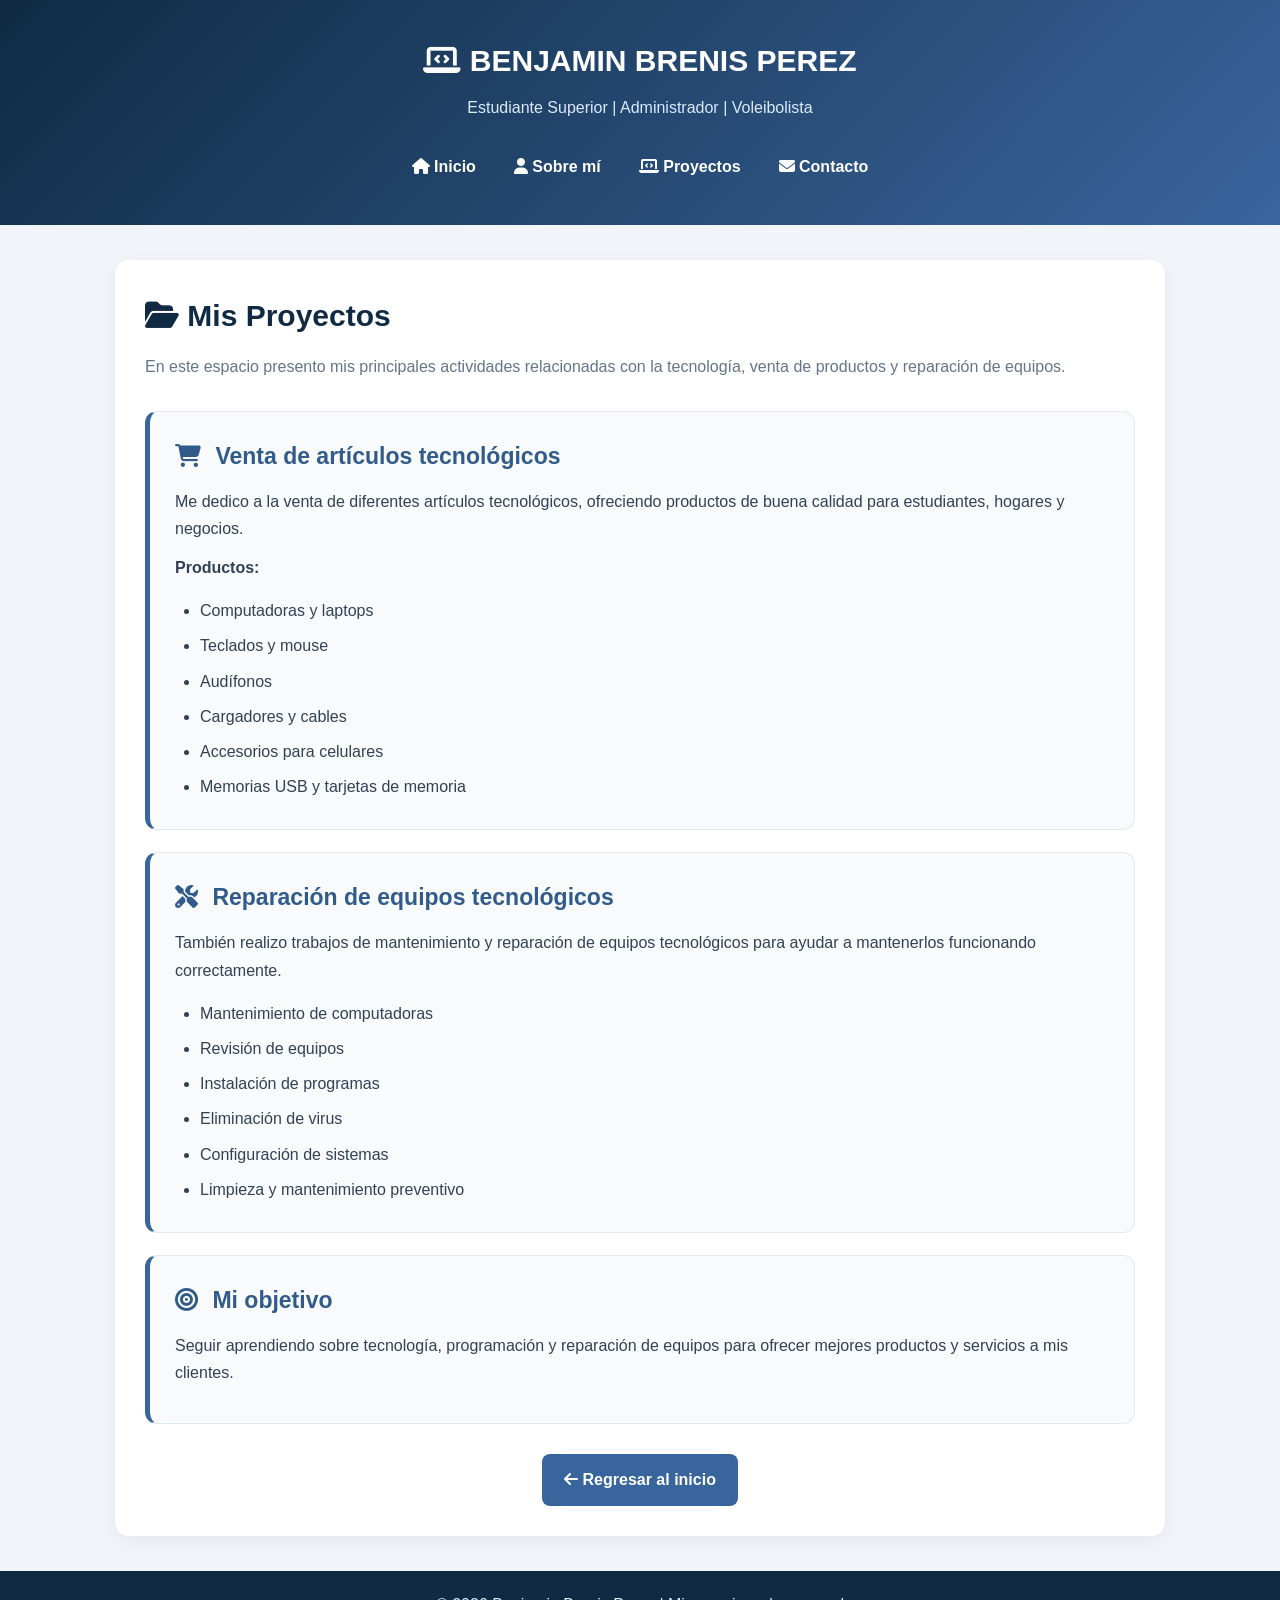
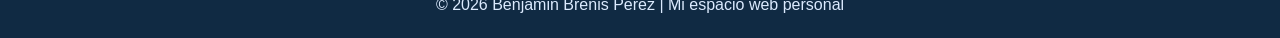
<file: seccion 12/Proyectos.html>
<!DOCTYPE html>
<html lang="es">
<head>
    <meta charset="UTF-8">
    <meta name="viewport" content="width=device-width, initial-scale=1.0">

    <title>Proyectos | Benjamín Brenis Pérez</title>

    <link rel="stylesheet"
        href="https://cdnjs.cloudflare.com/ajax/libs/font-awesome/6.4.0/css/all.min.css">

    <style>
        /* ESTILOS GENERALES */
        * {
            margin: 0;
            padding: 0;
            box-sizing: border-box;
        }

        body {
            font-family: Arial, Helvetica, sans-serif;
            background-color: #f1f5f9;
            color: #334155;
            line-height: 1.7;
        }

        /* ENCABEZADO */
        header {
            background: linear-gradient(135deg, #102a43, #39659d);
            text-align: center;
            padding: 35px 20px;
            color: white;
        }

        header h1 {
            font-size: 30px;
            margin-bottom: 8px;
        }

        header p {
            color: #dbeafe;
            font-size: 16px;
        }

        /* MENU */
        nav {
            display: flex;
            justify-content: center;
            flex-wrap: wrap;
            gap: 10px;
            margin-top: 22px;
        }

        nav a {
            color: white;
            text-decoration: none;
            font-weight: bold;
            padding: 10px 14px;
            border-radius: 7px;
            transition: 0.3s;
        }

        nav a:hover {
            background-color: white;
            color: #2563a6;
        }

        /* CONTENEDOR PRINCIPAL */
        .contenedor {
            max-width: 1050px;
            margin: 35px auto;
            padding: 30px;
            background-color: white;
            border-radius: 14px;
            box-shadow: 0 5px 20px rgba(0, 0, 0, 0.06);
        }

        .titulo-principal {
            color: #102a43;
            font-size: 30px;
            margin-bottom: 12px;
        }

        .descripcion {
            color: #64748b;
            margin-bottom: 30px;
        }

        /* TARJETAS DE PROYECTOS */
        .proyecto {
            background-color: #f8fafc;
            padding: 25px;
            margin: 22px 0;
            border-radius: 12px;
            border: 1px solid #e2e8f0;
            border-left: 5px solid #39659d;
            transition: 0.3s;
        }

        .proyecto:hover {
            transform: translateY(-3px);
            box-shadow: 0 8px 20px rgba(0, 0, 0, 0.07);
        }

        .proyecto h2 {
            color: #315b8a;
            font-size: 23px;
            margin-bottom: 12px;
        }

        .proyecto h2 i {
            margin-right: 8px;
        }

        .proyecto p {
            margin-bottom: 12px;
        }

        .proyecto ul {
            padding-left: 25px;
            margin-top: 10px;
        }

        .proyecto li {
            padding: 4px 0;
        }

        /* BOTONES */
        .botones {
            text-align: center;
            margin-top: 30px;
        }

        .boton {
            display: inline-block;
            background-color: #39659d;
            color: white;
            padding: 12px 22px;
            text-decoration: none;
            border-radius: 8px;
            font-weight: bold;
            transition: 0.3s;
        }

        .boton:hover {
            background-color: #284b78;
            transform: translateY(-2px);
        }

        /* PIE DE PAGINA */
        footer {
            background-color: #102a43;
            color: #dbeafe;
            text-align: center;
            padding: 20px;
            margin-top: 35px;
        }

        /* ADAPTACION A CELULARES */
        @media (max-width: 600px) {
            header {
                padding: 25px 12px;
            }

            header h1 {
                font-size: 23px;
            }

            nav {
                gap: 5px;
            }

            nav a {
                padding: 8px;
                font-size: 14px;
            }

            .contenedor {
                margin: 15px;
                padding: 20px;
            }

            .titulo-principal {
                font-size: 25px;
            }

            .proyecto {
                padding: 18px;
            }

            .proyecto h2 {
                font-size: 20px;
            }

            .boton {
                display: block;
                text-align: center;
            }
        }
    </style>
</head>

<body>

    <!-- ENCABEZADO -->
    <header>
        <h1>
            <i class="fas fa-laptop-code"></i>
            BENJAMIN BRENIS PEREZ
        </h1>

        <p>Estudiante Superior | Administrador | Voleibolista</p>

        <nav>
            <a href="index.html">
                <i class="fas fa-home"></i> Inicio
            </a>

            <a href="sobre.html">
                <i class="fas fa-user"></i> Sobre mí
            </a>

            <a href="proyectos.html">
                <i class="fas fa-laptop-code"></i> Proyectos
            </a>

            <a href="contacto.html">
                <i class="fas fa-envelope"></i> Contacto
            </a>
        </nav>
    </header>

    <!-- CONTENIDO PRINCIPAL -->
    <main class="contenedor">

        <h1 class="titulo-principal">
            <i class="fas fa-folder-open"></i>
            Mis Proyectos
        </h1>

        <p class="descripcion">
            En este espacio presento mis principales actividades relacionadas
            con la tecnología, venta de productos y reparación de equipos.
        </p>

        <!-- PROYECTO 1 -->
        <section class="proyecto">
            <h2>
                <i class="fas fa-shopping-cart"></i>
                Venta de artículos tecnológicos
            </h2>

            <p>
                Me dedico a la venta de diferentes artículos tecnológicos,
                ofreciendo productos de buena calidad para estudiantes,
                hogares y negocios.
            </p>

            <p><strong>Productos:</strong></p>

            <ul>
                <li>Computadoras y laptops</li>
                <li>Teclados y mouse</li>
                <li>Audífonos</li>
                <li>Cargadores y cables</li>
                <li>Accesorios para celulares</li>
                <li>Memorias USB y tarjetas de memoria</li>
            </ul>
        </section>

        <!-- PROYECTO 2 -->
        <section class="proyecto">
            <h2>
                <i class="fas fa-tools"></i>
                Reparación de equipos tecnológicos
            </h2>

            <p>
                También realizo trabajos de mantenimiento y reparación
                de equipos tecnológicos para ayudar a mantenerlos
                funcionando correctamente.
            </p>

            <ul>
                <li>Mantenimiento de computadoras</li>
                <li>Revisión de equipos</li>
                <li>Instalación de programas</li>
                <li>Eliminación de virus</li>
                <li>Configuración de sistemas</li>
                <li>Limpieza y mantenimiento preventivo</li>
            </ul>
        </section>

        <!-- OBJETIVO -->
        <section class="proyecto">
            <h2>
                <i class="fas fa-bullseye"></i>
                Mi objetivo
            </h2>

            <p>
                Seguir aprendiendo sobre tecnología, programación y reparación
                de equipos para ofrecer mejores productos y servicios a mis
                clientes.
            </p>
        </section>

        <!-- BOTON PARA REGRESAR -->
        <div class="botones">
            <a class="boton" href="index.html">
                <i class="fas fa-arrow-left"></i>
                Regresar al inicio
            </a>
        </div>

    </main>

    <!-- PIE DE PAGINA -->
    <footer>
        <p>
            &copy; 2026 Benjamin Brenis Perez |
            Mi espacio web personal
        </p>
    </footer>

</body>
</html>
</file>
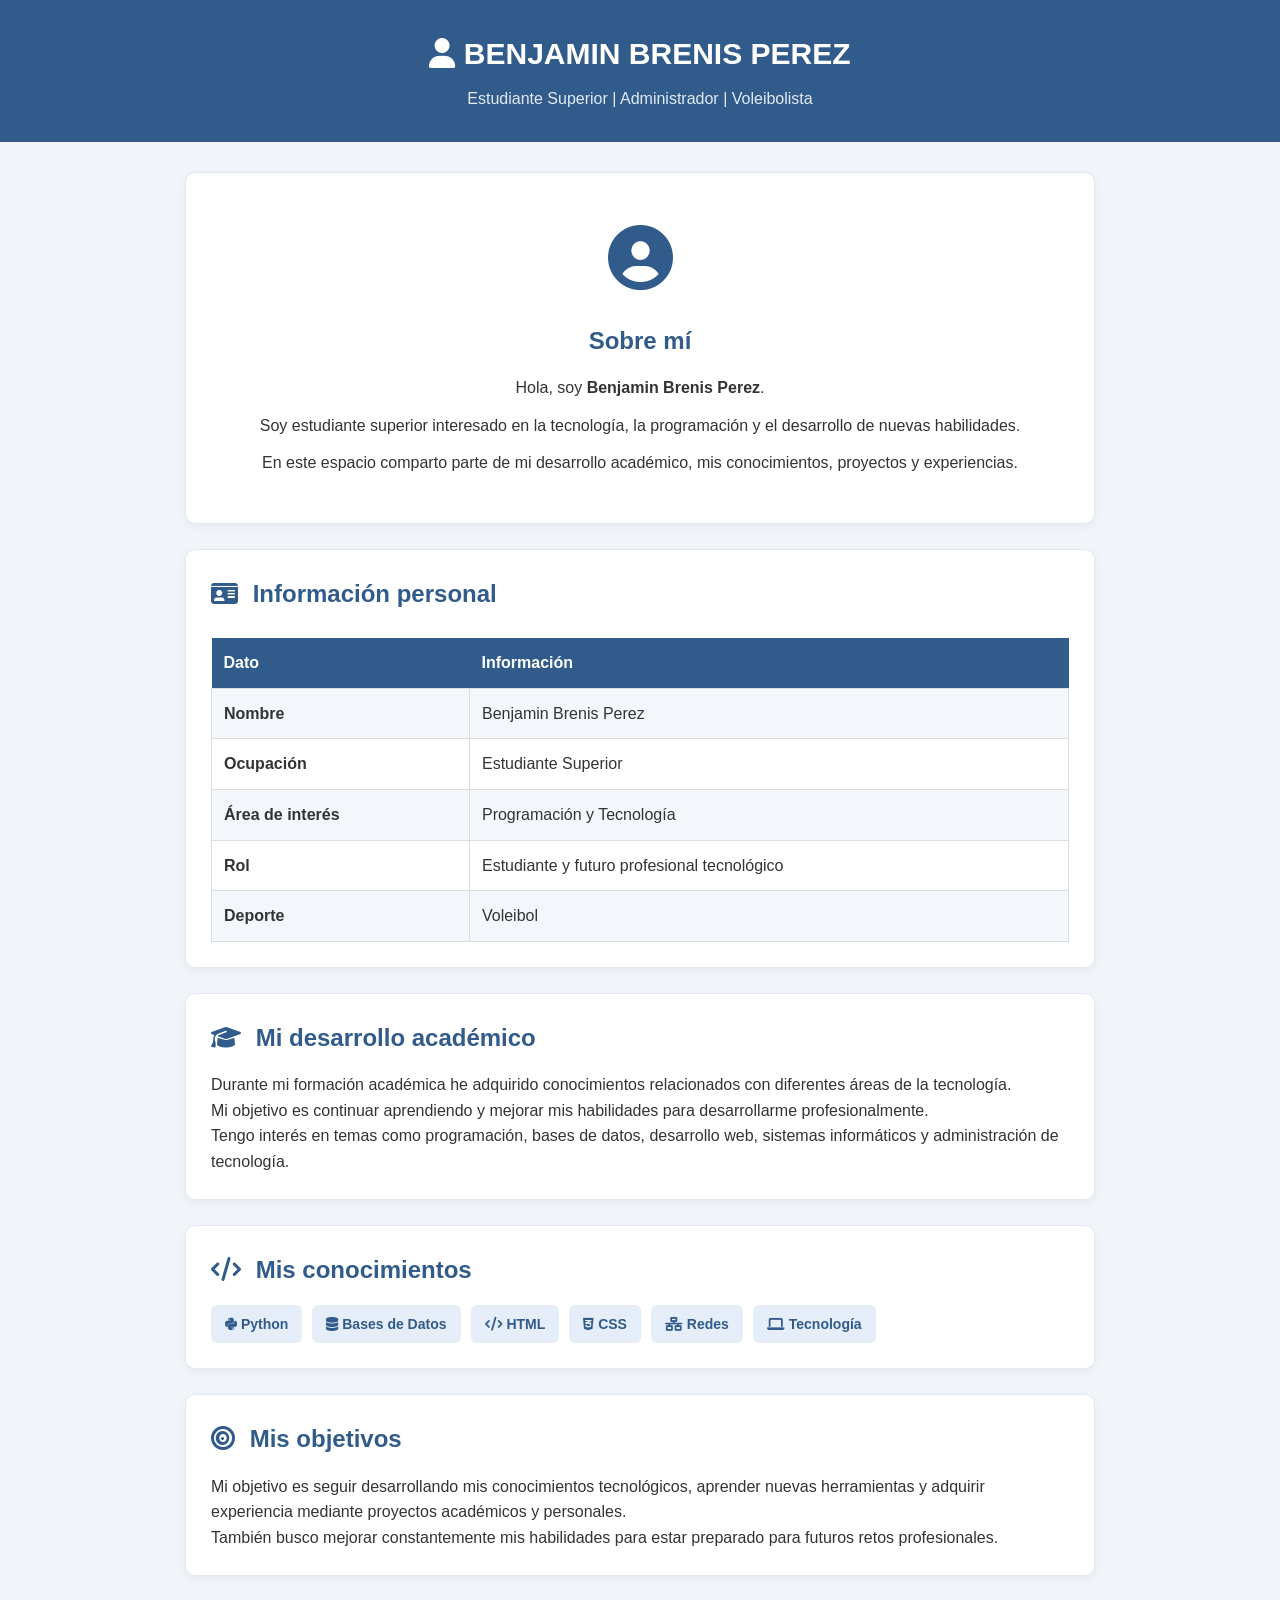
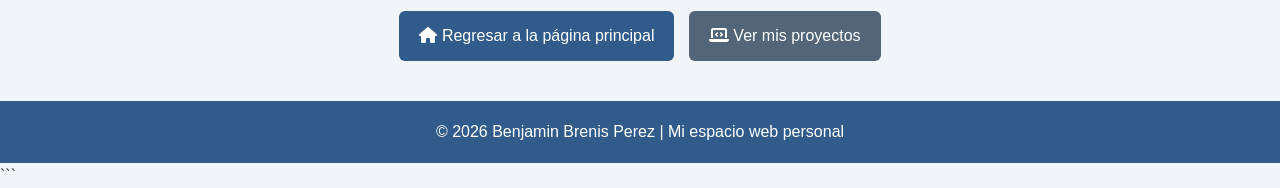
<file: seccion 12/sobre.html>
<!DOCTYPE html>
<html lang="es">
<head>
    <meta charset="UTF-8">
    <meta name="viewport" content="width=device-width, initial-scale=1.0">

    <meta name="description" content="Información personal y académica de Benjamin Brenis Perez">

    <title>Sobre mí | Benjamin Brenis Perez</title>

    <link rel="stylesheet"
        href="https://cdnjs.cloudflare.com/ajax/libs/font-awesome/6.4.0/css/all.min.css">

    <style>
        /* Estilos generales */
        * {
            margin: 0;
            padding: 0;
            box-sizing: border-box;
        }

        body {
            font-family: Arial, Helvetica, sans-serif;
            background-color: #f1f5f9;
            color: #333333;
            line-height: 1.6;
        }

        /* Encabezado */
        header {
            background-color: #315b8a;
            color: white;
            text-align: center;
            padding: 30px 15px;
        }

        header h1 {
            font-size: 30px;
            margin-bottom: 8px;
        }

        header p {
            font-size: 16px;
            color: #e2eaf5;
        }

        /* Contenido principal */
        main {
            max-width: 950px;
            margin: 30px auto;
            padding: 0 20px;
        }

        /* Tarjetas */
        .tarjeta {
            background-color: white;
            padding: 25px;
            margin-bottom: 25px;
            border-radius: 10px;
            border: 1px solid #e2e8f0;
            box-shadow: 0 3px 10px rgba(0, 0, 0, 0.05);
        }

        /* Títulos */
        h2 {
            color: #315b8a;
            font-size: 24px;
            margin-bottom: 15px;
        }

        h2 i {
            margin-right: 8px;
        }

        /* Presentación */
        .presentacion {
            text-align: center;
            padding: 35px 25px;
        }

        .presentacion .icono {
            font-size: 65px;
            color: #315b8a;
            margin-bottom: 10px;
        }

        .presentacion p {
            margin-bottom: 12px;
            font-size: 16px;
        }

        /* Tabla de información */
        .tabla-contenedor {
            overflow-x: auto;
        }

        table {
            width: 100%;
            border-collapse: collapse;
            margin-top: 10px;
        }

        th {
            background-color: #315b8a;
            color: white;
            text-align: left;
            padding: 12px;
        }

        td {
            padding: 12px;
            border: 1px solid #dddddd;
        }

        tr:nth-child(even) {
            background-color: #f3f6fa;
        }

        /* Habilidades */
        .habilidades {
            display: flex;
            flex-wrap: wrap;
            gap: 10px;
        }

        .habilidad {
            background-color: #e5edf8;
            color: #315b8a;
            padding: 8px 14px;
            border-radius: 6px;
            font-weight: bold;
            font-size: 14px;
        }

        /* Botones */
        .botones {
            text-align: center;
            margin: 30px 0;
        }

        .boton {
            display: inline-block;
            background-color: #315b8a;
            color: white;
            text-decoration: none;
            padding: 12px 20px;
            border-radius: 6px;
            margin: 5px;
            transition: background-color 0.3s;
        }

        .boton:hover {
            background-color: #234469;
        }

        .boton.secundario {
            background-color: #526579;
        }

        .boton.secundario:hover {
            background-color: #37485a;
        }

        /* Pie de página */
        footer {
            background-color: #315b8a;
            color: white;
            text-align: center;
            padding: 18px;
            margin-top: 35px;
        }

        /* Adaptación para celulares */
        @media (max-width: 600px) {
            header h1 {
                font-size: 23px;
            }

            main {
                padding: 0 12px;
            }

            .tarjeta {
                padding: 18px;
            }

            h2 {
                font-size: 21px;
            }

            .presentacion .icono {
                font-size: 50px;
            }

            .boton {
                display: block;
                margin: 10px 0;
            }

            th, td {
                padding: 9px;
                font-size: 14px;
            }
        }
    </style>
</head>

<body>

    <!-- Encabezado -->
    <header>
        <h1>
            <i class="fas fa-user"></i>
            BENJAMIN BRENIS PEREZ
        </h1>

        <p>Estudiante Superior | Administrador | Voleibolista</p>
    </header>

    <!-- Contenido principal -->
    <main>

        <!-- Presentación -->
        <section class="tarjeta presentacion">
            <div class="icono">
                <i class="fas fa-user-circle"></i>
            </div>

            <h2>Sobre mí</h2>

            <p>Hola, soy <strong>Benjamin Brenis Perez</strong>.</p>

            <p>
                Soy estudiante superior interesado en la tecnología,
                la programación y el desarrollo de nuevas habilidades.
            </p>

            <p>
                En este espacio comparto parte de mi desarrollo académico,
                mis conocimientos, proyectos y experiencias.
            </p>
        </section>

        <!-- Información personal -->
        <section class="tarjeta">
            <h2>
                <i class="fas fa-id-card"></i>
                Información personal
            </h2>

            <div class="tabla-contenedor">
                <table>
                    <tr>
                        <th>Dato</th>
                        <th>Información</th>
                    </tr>

                    <tr>
                        <td><strong>Nombre</strong></td>
                        <td>Benjamin Brenis Perez</td>
                    </tr>

                    <tr>
                        <td><strong>Ocupación</strong></td>
                        <td>Estudiante Superior</td>
                    </tr>

                    <tr>
                        <td><strong>Área de interés</strong></td>
                        <td>Programación y Tecnología</td>
                    </tr>

                    <tr>
                        <td><strong>Rol</strong></td>
                        <td>Estudiante y futuro profesional tecnológico</td>
                    </tr>

                    <tr>
                        <td><strong>Deporte</strong></td>
                        <td>Voleibol</td>
                    </tr>
                </table>
            </div>
        </section>

        <!-- Desarrollo académico -->
        <section class="tarjeta">
            <h2>
                <i class="fas fa-graduation-cap"></i>
                Mi desarrollo académico
            </h2>

            <p>
                Durante mi formación académica he adquirido conocimientos
                relacionados con diferentes áreas de la tecnología.
            </p>

            <p>
                Mi objetivo es continuar aprendiendo y mejorar mis
                habilidades para desarrollarme profesionalmente.
            </p>

            <p>
                Tengo interés en temas como programación, bases de datos,
                desarrollo web, sistemas informáticos y administración
                de tecnología.
            </p>
        </section>

        <!-- Conocimientos -->
        <section class="tarjeta">
            <h2>
                <i class="fas fa-code"></i>
                Mis conocimientos
            </h2>

            <div class="habilidades">
                <span class="habilidad">
                    <i class="fab fa-python"></i> Python
                </span>

                <span class="habilidad">
                    <i class="fas fa-database"></i> Bases de Datos
                </span>

                <span class="habilidad">
                    <i class="fas fa-code"></i> HTML
                </span>

                <span class="habilidad">
                    <i class="fab fa-css3-alt"></i> CSS
                </span>

                <span class="habilidad">
                    <i class="fas fa-network-wired"></i> Redes
                </span>

                <span class="habilidad">
                    <i class="fas fa-laptop"></i> Tecnología
                </span>
            </div>
        </section>

        <!-- Objetivos -->
        <section class="tarjeta">
            <h2>
                <i class="fas fa-bullseye"></i>
                Mis objetivos
            </h2>

            <p>
                Mi objetivo es seguir desarrollando mis conocimientos
                tecnológicos, aprender nuevas herramientas y adquirir
                experiencia mediante proyectos académicos y personales.
            </p>

            <p>
                También busco mejorar constantemente mis habilidades
                para estar preparado para futuros retos profesionales.
            </p>
        </section>

        <!-- Botones de navegación -->
        <div class="botones">
            <a href="index.html" class="boton">
                <i class="fas fa-home"></i>
                Regresar a la página principal
            </a>

            <a href="proyectos.html" class="boton secundario">
                <i class="fas fa-laptop-code"></i>
                Ver mis proyectos
            </a>
        </div>

    </main>

    <!-- Pie de página -->
    <footer>
        <p>
            © 2026 Benjamin Brenis Perez |
            Mi espacio web personal
        </p>
    </footer>

</body>
</html>
```
</file>
